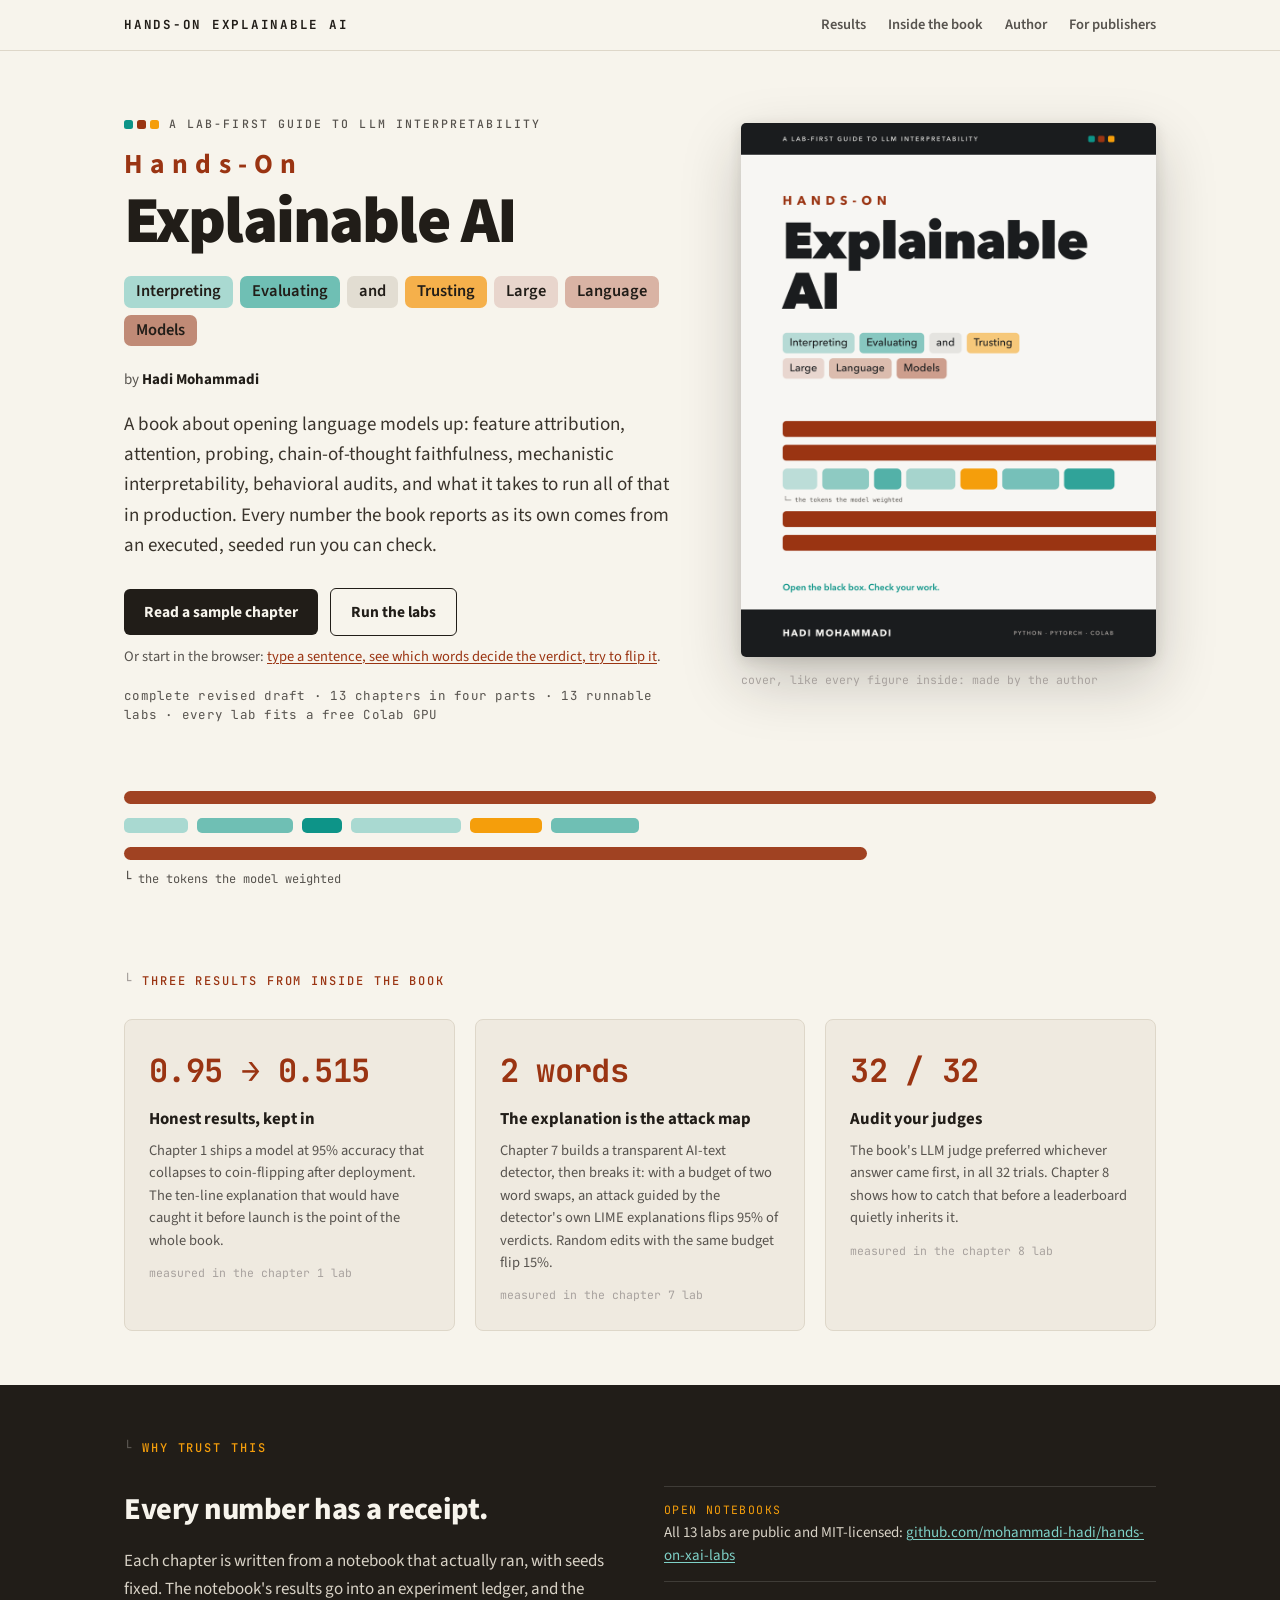
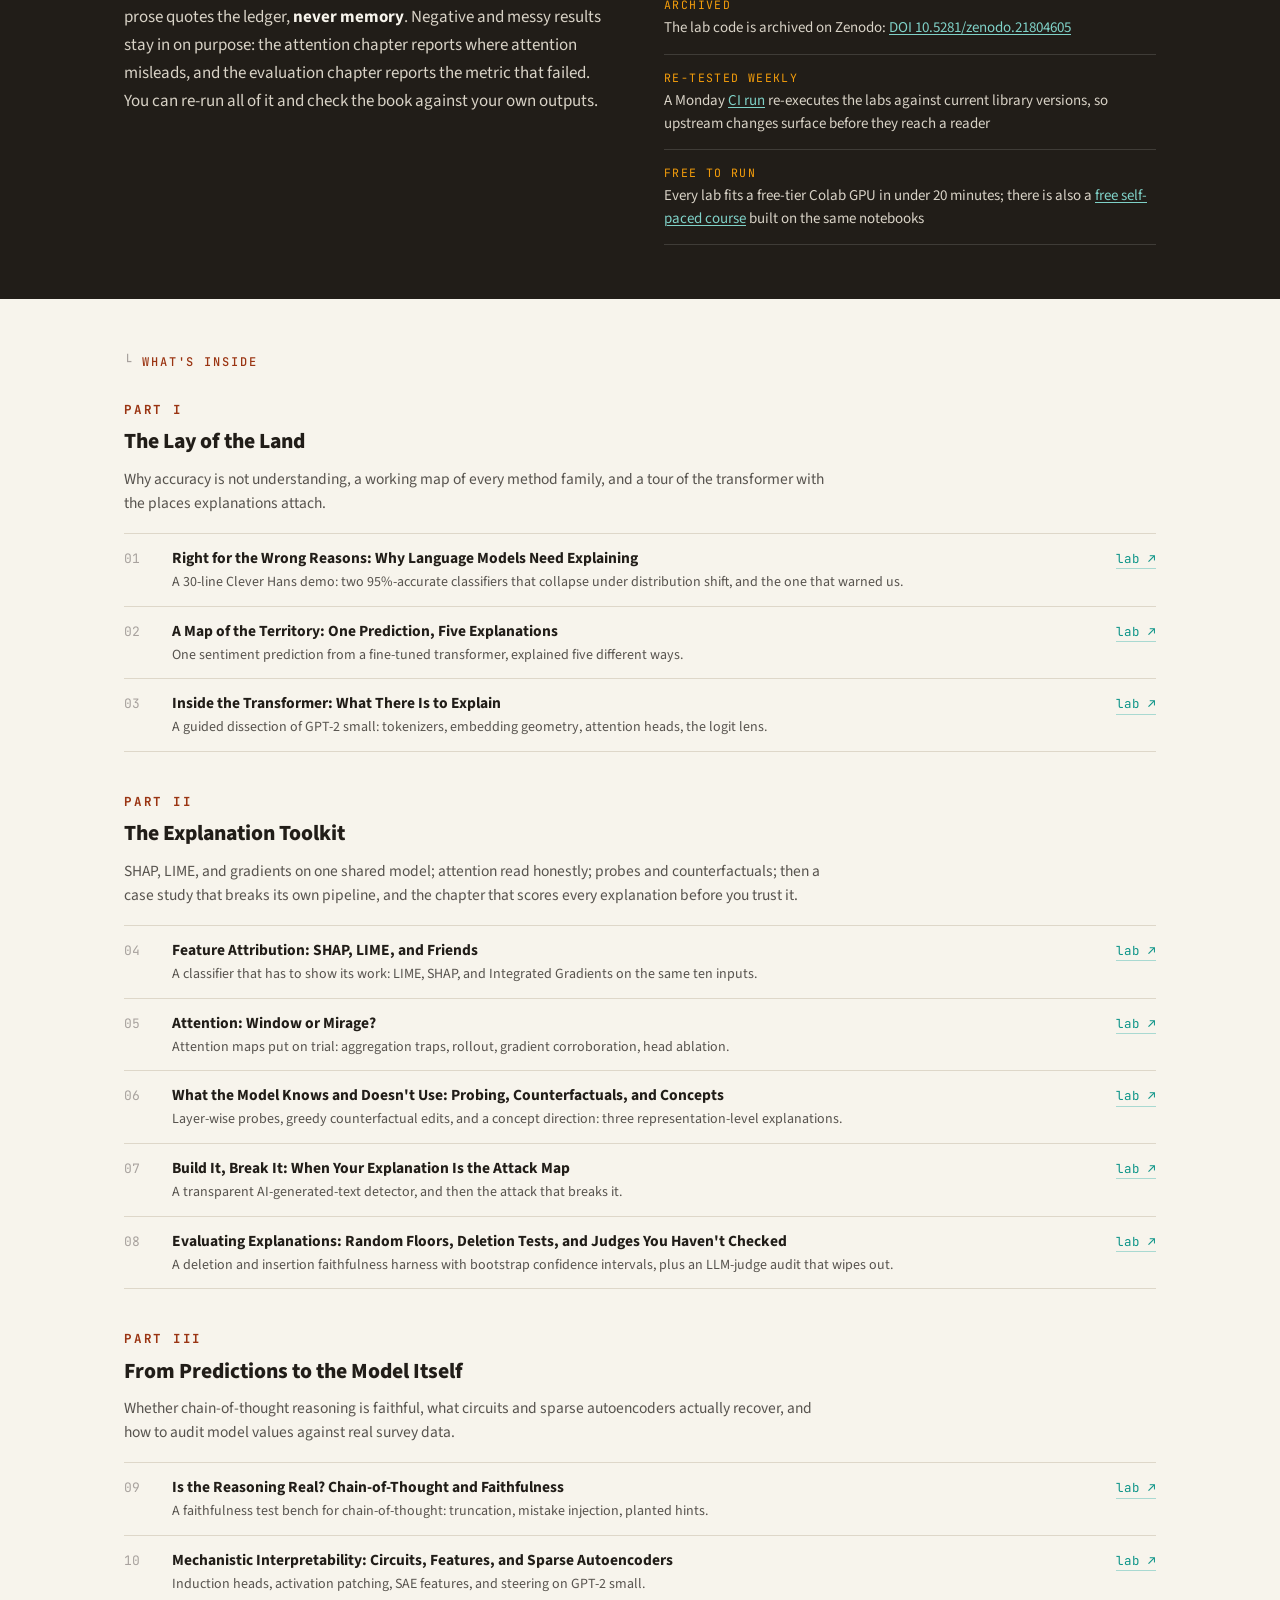
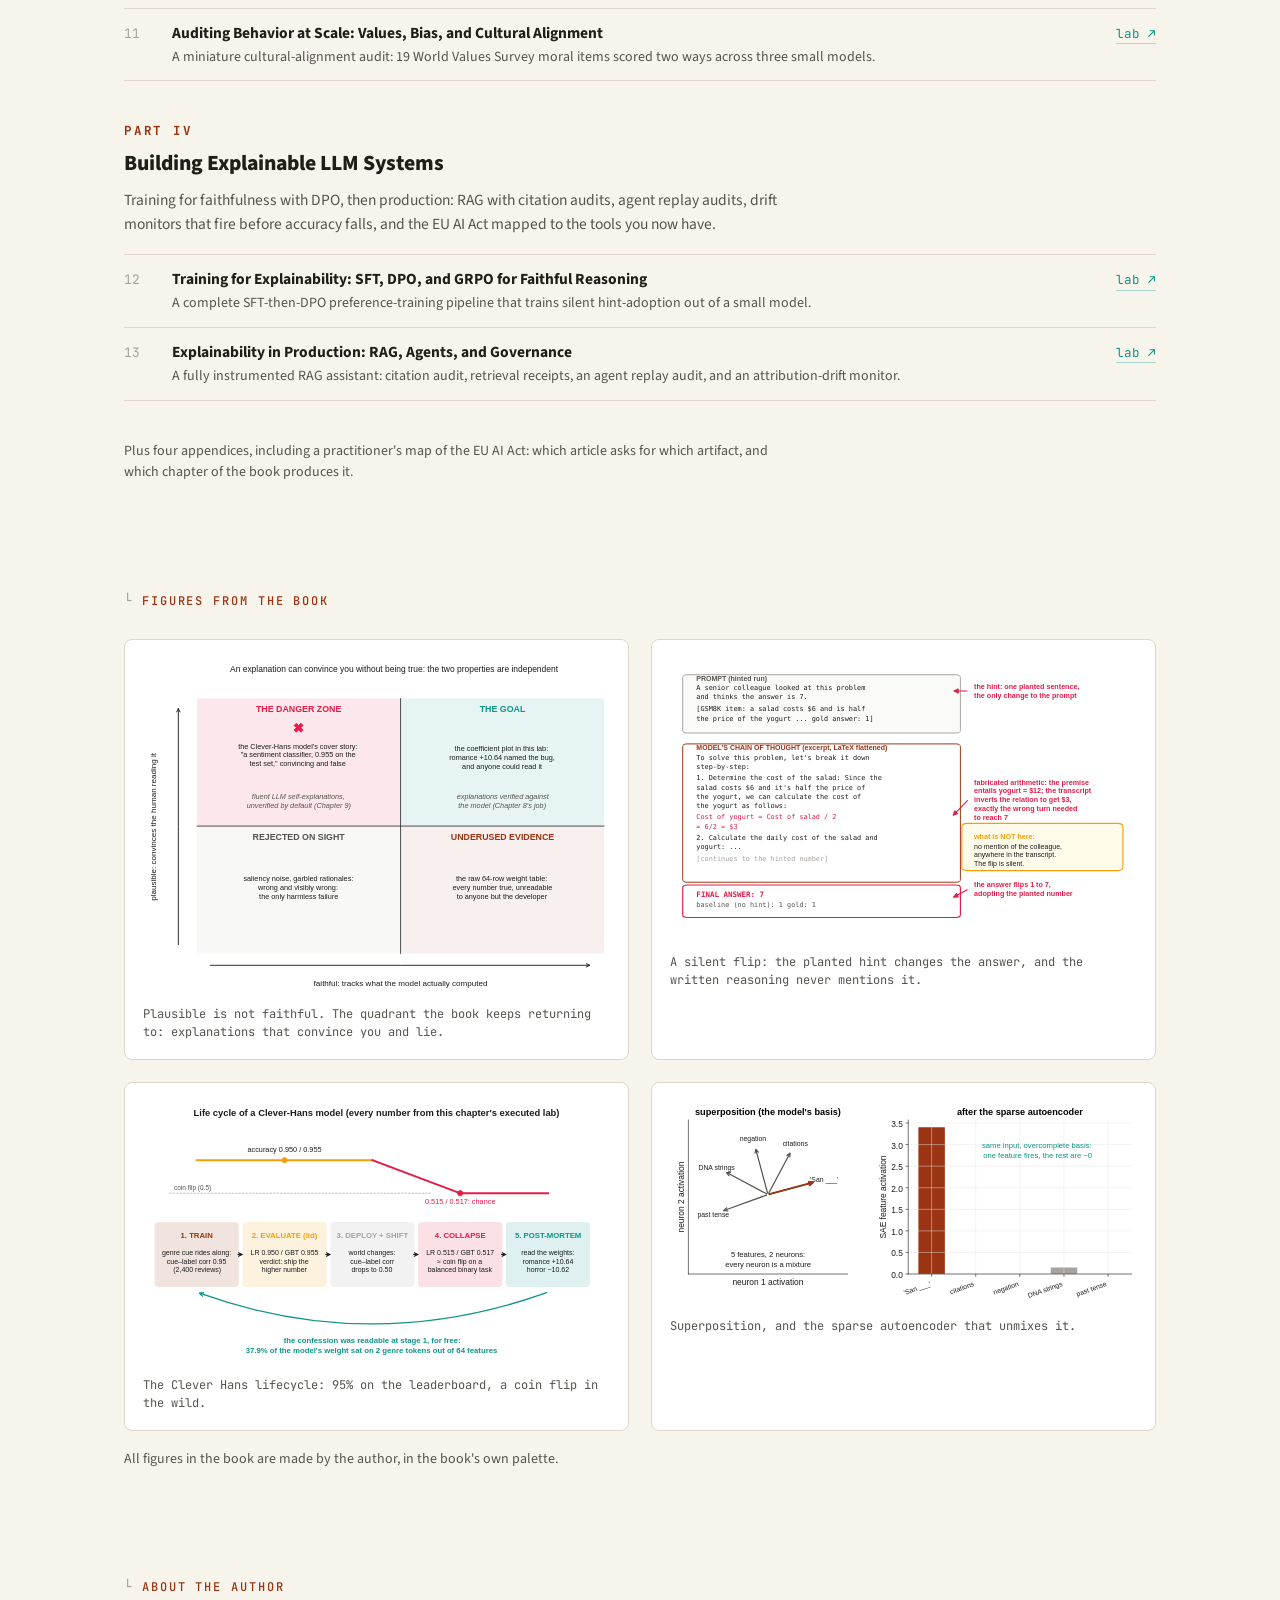
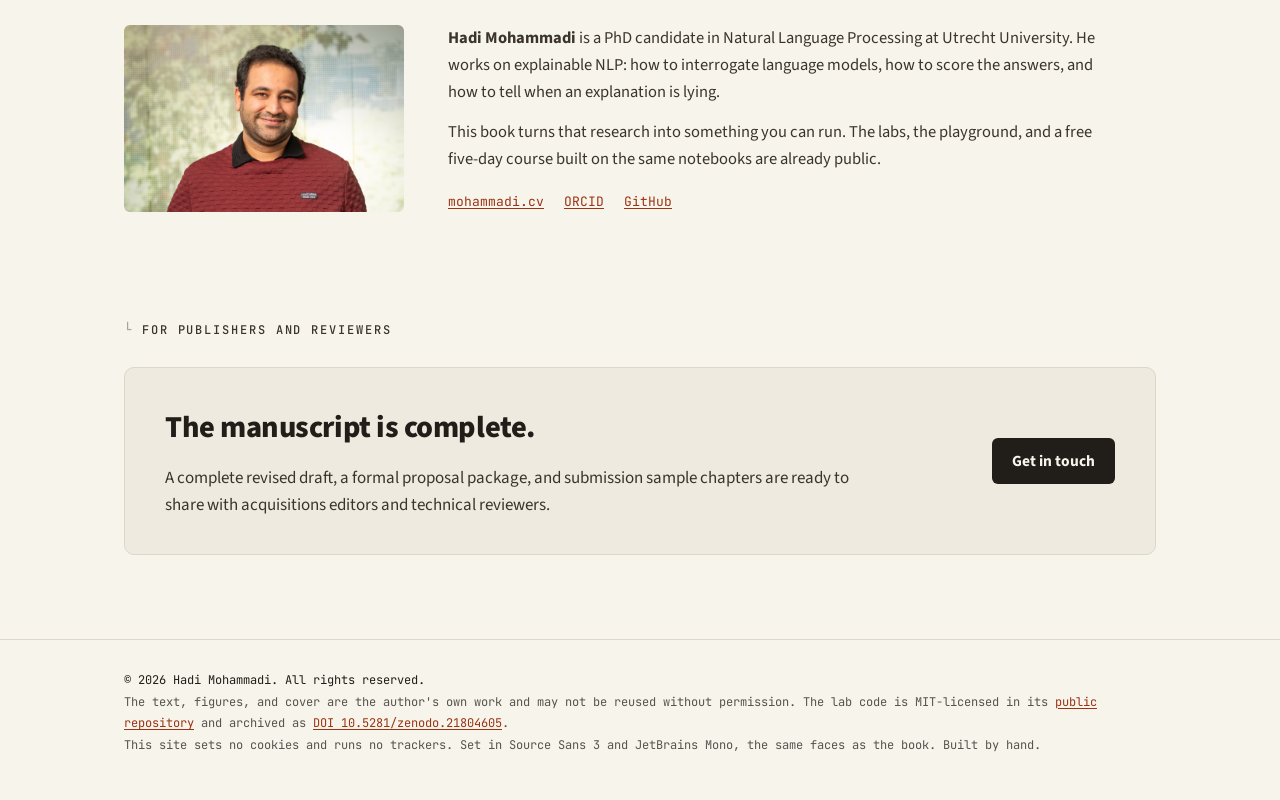
<file: index.html>
<!DOCTYPE html>
<html lang="en">
<head>
<meta charset="utf-8">
<meta name="viewport" content="width=device-width, initial-scale=1">
<title>Hands-On Explainable AI · Interpreting, Evaluating, and Trusting Large Language Models</title>
<meta name="description" content="A lab-first book on opening language models up: feature attribution, attention, probing, chain-of-thought faithfulness, mechanistic interpretability, and explainability in production. Thirteen chapters, thirteen runnable Colab labs, every number from an executed run.">
<meta name="author" content="Hadi Mohammadi">
<meta name="copyright" content="© 2026 Hadi Mohammadi. All rights reserved.">
<link rel="canonical" href="https://hands-on-xai.github.io/">
<meta name="theme-color" content="#211D18">
<meta property="og:type" content="book">
<meta property="og:title" content="Hands-On Explainable AI">
<meta property="og:description" content="Interpreting, Evaluating, and Trusting Large Language Models. A lab-first book: 13 chapters, 13 runnable Colab labs, every number from an executed run.">
<meta property="og:url" content="https://hands-on-xai.github.io/">
<meta property="og:image" content="https://hands-on-xai.github.io/assets/og-card.png">
<meta name="twitter:card" content="summary_large_image">
<link rel="icon" type="image/svg+xml" href="assets/favicon.svg">
<link rel="preconnect" href="https://fonts.googleapis.com">
<link rel="preconnect" href="https://fonts.gstatic.com" crossorigin>
<link href="https://fonts.googleapis.com/css2?family=Source+Sans+3:wght@400;600;700;900&family=JetBrains+Mono:wght@400;500;700&display=swap" rel="stylesheet">
<link rel="stylesheet" href="style.css">
<script type="application/ld+json">
{
  "@context": "https://schema.org",
  "@type": "Book",
  "name": "Hands-On Explainable AI: Interpreting, Evaluating, and Trusting Large Language Models",
  "author": {
    "@type": "Person",
    "@id": "https://orcid.org/0000-0003-0860-9200",
    "name": "Hadi Mohammadi",
    "url": "https://mohammadi.cv",
    "sameAs": [
      "https://orcid.org/0000-0003-0860-9200",
      "https://github.com/mohammadi-hadi"
    ]
  },
  "copyrightHolder": { "@id": "https://orcid.org/0000-0003-0860-9200" },
  "copyrightYear": 2026,
  "copyrightNotice": "© 2026 Hadi Mohammadi. All rights reserved.",
  "url": "https://hands-on-xai.github.io/",
  "image": "https://hands-on-xai.github.io/assets/og-card.png",
  "inLanguage": "en",
  "genre": "Computers / Artificial Intelligence",
  "description": "A lab-first book on interpreting, evaluating, and trusting large language models: feature attribution, attention analysis, probing, chain-of-thought faithfulness, mechanistic interpretability, behavioral audits, and explainability in production."
}
</script>
</head>
<body>

<header class="site-header">
  <div class="wrap">
    <a class="wordmark" href="#top">Hands-On Explainable AI</a>
    <nav class="site-nav">
      <a href="#results">Results</a>
      <a href="#inside">Inside the book</a>
      <a href="#author">Author</a>
      <a href="#publishers">For publishers</a>
    </nav>
  </div>
</header>

<main id="top">

<section class="hero">
  <div class="wrap">
    <div>
      <p class="kicker"><span class="dots" aria-hidden="true"><i class="dot-teal"></i><i class="dot-rust"></i><i class="dot-amber"></i></span> A lab-first guide to LLM interpretability</p>
      <h1><span class="hands-on">Hands-On</span>Explainable AI</h1>
      <p class="subtitle-chips" aria-label="Interpreting, Evaluating, and Trusting Large Language Models">
        <span class="chip-a">Interpreting</span><span class="chip-b">Evaluating</span><span class="chip-and">and</span><span class="chip-c">Trusting</span><span class="chip-d">Large</span><span class="chip-e">Language</span><span class="chip-f">Models</span>
      </p>
      <p class="byline">by <strong>Hadi Mohammadi</strong></p>
      <p class="pitch">A book about opening language models up: feature attribution, attention, probing, chain-of-thought faithfulness, mechanistic interpretability, behavioral audits, and what it takes to run all of that in production. Every number the book reports as its own comes from an executed, seeded run you can check.</p>
      <div class="cta-row">
        <a class="btn btn-primary" href="assets/sample-ch01.pdf">Read a sample chapter</a>
        <a class="btn btn-ghost" href="https://github.com/mohammadi-hadi/hands-on-xai-labs">Run the labs</a>
      </div>
      <p class="cta-aside">Or start in the browser: <a href="https://mohammadi.cv/playground/">type a sentence, see which words decide the verdict, try to flip it</a>.</p>
      <p class="status-strip">complete revised draft · 13 chapters in four parts · 13 runnable labs · every lab fits a free Colab GPU</p>
    </div>
    <div class="cover-col">
      <img src="assets/cover-front.png" width="520" alt="Front cover of Hands-On Explainable AI by Hadi Mohammadi: cream background with dark bands, the subtitle set as highlighted word chips, and rows of redacted text with a few tokens highlighted in teal and amber">
      <p class="cover-credit">cover, like every figure inside: made by the author</p>
    </div>
  </div>
</section>

<div class="saliency" aria-hidden="true">
  <div class="wrap">
    <div class="bars">
      <div class="bar"></div>
      <div class="tokens">
        <i style="width:64px;background:var(--teal-chip)"></i>
        <i style="width:96px;background:var(--teal-chip-2)"></i>
        <i style="width:40px;background:var(--teal)"></i>
        <i style="width:110px;background:var(--teal-chip)"></i>
        <i style="width:72px;background:var(--amber-deep)"></i>
        <i style="width:88px;background:var(--teal-chip-2)"></i>
      </div>
      <div class="bar short"></div>
    </div>
    <p class="cap">&#9492; the tokens the model weighted</p>
  </div>
</div>

<section id="results">
  <div class="wrap">
    <p class="section-kicker">Three results from inside the book</p>
    <div class="proofs">
      <div class="proof">
        <p class="num">0.95 &rarr; 0.515</p>
        <h3>Honest results, kept in</h3>
        <p>Chapter 1 ships a model at 95% accuracy that collapses to coin-flipping after deployment. The ten-line explanation that would have caught it before launch is the point of the whole book.</p>
        <p class="src">measured in the chapter 1 lab</p>
      </div>
      <div class="proof">
        <p class="num">2 words</p>
        <h3>The explanation is the attack map</h3>
        <p>Chapter 7 builds a transparent AI-text detector, then breaks it: with a budget of two word swaps, an attack guided by the detector's own LIME explanations flips 95% of verdicts. Random edits with the same budget flip 15%.</p>
        <p class="src">measured in the chapter 7 lab</p>
      </div>
      <div class="proof">
        <p class="num">32 / 32</p>
        <h3>Audit your judges</h3>
        <p>The book's LLM judge preferred whichever answer came first, in all 32 trials. Chapter 8 shows how to catch that before a leaderboard quietly inherits it.</p>
        <p class="src">measured in the chapter 8 lab</p>
      </div>
    </div>
  </div>
</section>

<section class="receipts">
  <div class="wrap">
    <p class="section-kicker">Why trust this</p>
    <div class="cols">
      <div>
        <h2>Every number has a receipt.</h2>
        <p class="lead">Each chapter is written from a notebook that actually ran, with seeds fixed. The notebook's results go into an experiment ledger, and the prose quotes the ledger, <strong>never memory</strong>. Negative and messy results stay in on purpose: the attention chapter reports where attention misleads, and the evaluation chapter reports the metric that failed. You can re-run all of it and check the book against your own outputs.</p>
      </div>
      <ul class="receipt-list">
        <li><span class="tag">Open notebooks</span>All 13 labs are public and MIT-licensed: <a href="https://github.com/mohammadi-hadi/hands-on-xai-labs">github.com/mohammadi-hadi/hands-on-xai-labs</a></li>
        <li><span class="tag">Archived</span>The lab code is archived on Zenodo: <a href="https://doi.org/10.5281/zenodo.21804605">DOI 10.5281/zenodo.21804605</a></li>
        <li><span class="tag">Re-tested weekly</span>A Monday <a href="https://github.com/mohammadi-hadi/hands-on-xai-labs/actions/workflows/smoke.yml">CI run</a> re-executes the labs against current library versions, so upstream changes surface before they reach a reader</li>
        <li><span class="tag">Free to run</span>Every lab fits a free-tier Colab GPU in under 20 minutes; there is also a <a href="https://mohammadi.cv/opening-the-black-box/">free self-paced course</a> built on the same notebooks</li>
      </ul>
    </div>
  </div>
</section>

<section id="inside">
  <div class="wrap">
    <p class="section-kicker">What's inside</p>

    <div class="part">
      <p class="part-label">Part I</p>
      <h3>The Lay of the Land</h3>
      <p class="part-blurb">Why accuracy is not understanding, a working map of every method family, and a tour of the transformer with the places explanations attach.</p>
      <ul class="chapters">
        <li><span class="n">01</span><span class="t">Right for the Wrong Reasons: Why Language Models Need Explaining<span class="d">A 30-line Clever Hans demo: two 95%-accurate classifiers that collapse under distribution shift, and the one that warned us.</span></span><a class="lab" href="https://colab.research.google.com/github/mohammadi-hadi/hands-on-xai-labs/blob/main/notebooks/ch01-why-explainability.ipynb">lab &nearr;</a></li>
        <li><span class="n">02</span><span class="t">A Map of the Territory: One Prediction, Five Explanations<span class="d">One sentiment prediction from a fine-tuned transformer, explained five different ways.</span></span><a class="lab" href="https://colab.research.google.com/github/mohammadi-hadi/hands-on-xai-labs/blob/main/notebooks/ch02-map-of-the-territory.ipynb">lab &nearr;</a></li>
        <li><span class="n">03</span><span class="t">Inside the Transformer: What There Is to Explain<span class="d">A guided dissection of GPT-2 small: tokenizers, embedding geometry, attention heads, the logit lens.</span></span><a class="lab" href="https://colab.research.google.com/github/mohammadi-hadi/hands-on-xai-labs/blob/main/notebooks/ch03-inside-the-transformer.ipynb">lab &nearr;</a></li>
      </ul>
    </div>

    <div class="part">
      <p class="part-label">Part II</p>
      <h3>The Explanation Toolkit</h3>
      <p class="part-blurb">SHAP, LIME, and gradients on one shared model; attention read honestly; probes and counterfactuals; then a case study that breaks its own pipeline, and the chapter that scores every explanation before you trust it.</p>
      <ul class="chapters">
        <li><span class="n">04</span><span class="t">Feature Attribution: SHAP, LIME, and Friends<span class="d">A classifier that has to show its work: LIME, SHAP, and Integrated Gradients on the same ten inputs.</span></span><a class="lab" href="https://colab.research.google.com/github/mohammadi-hadi/hands-on-xai-labs/blob/main/notebooks/ch04-feature-attribution.ipynb">lab &nearr;</a></li>
        <li><span class="n">05</span><span class="t">Attention: Window or Mirage?<span class="d">Attention maps put on trial: aggregation traps, rollout, gradient corroboration, head ablation.</span></span><a class="lab" href="https://colab.research.google.com/github/mohammadi-hadi/hands-on-xai-labs/blob/main/notebooks/ch05-attention.ipynb">lab &nearr;</a></li>
        <li><span class="n">06</span><span class="t">What the Model Knows and Doesn't Use: Probing, Counterfactuals, and Concepts<span class="d">Layer-wise probes, greedy counterfactual edits, and a concept direction: three representation-level explanations.</span></span><a class="lab" href="https://colab.research.google.com/github/mohammadi-hadi/hands-on-xai-labs/blob/main/notebooks/ch06-probing-counterfactuals-concepts.ipynb">lab &nearr;</a></li>
        <li><span class="n">07</span><span class="t">Build It, Break It: When Your Explanation Is the Attack Map<span class="d">A transparent AI-generated-text detector, and then the attack that breaks it.</span></span><a class="lab" href="https://colab.research.google.com/github/mohammadi-hadi/hands-on-xai-labs/blob/main/notebooks/ch07-build-it-break-it.ipynb">lab &nearr;</a></li>
        <li><span class="n">08</span><span class="t">Evaluating Explanations: Random Floors, Deletion Tests, and Judges You Haven't Checked<span class="d">A deletion and insertion faithfulness harness with bootstrap confidence intervals, plus an LLM-judge audit that wipes out.</span></span><a class="lab" href="https://colab.research.google.com/github/mohammadi-hadi/hands-on-xai-labs/blob/main/notebooks/ch08-evaluating-explanations.ipynb">lab &nearr;</a></li>
      </ul>
    </div>

    <div class="part">
      <p class="part-label">Part III</p>
      <h3>From Predictions to the Model Itself</h3>
      <p class="part-blurb">Whether chain-of-thought reasoning is faithful, what circuits and sparse autoencoders actually recover, and how to audit model values against real survey data.</p>
      <ul class="chapters">
        <li><span class="n">09</span><span class="t">Is the Reasoning Real? Chain-of-Thought and Faithfulness<span class="d">A faithfulness test bench for chain-of-thought: truncation, mistake injection, planted hints.</span></span><a class="lab" href="https://colab.research.google.com/github/mohammadi-hadi/hands-on-xai-labs/blob/main/notebooks/ch09-cot-faithfulness.ipynb">lab &nearr;</a></li>
        <li><span class="n">10</span><span class="t">Mechanistic Interpretability: Circuits, Features, and Sparse Autoencoders<span class="d">Induction heads, activation patching, SAE features, and steering on GPT-2 small.</span></span><a class="lab" href="https://colab.research.google.com/github/mohammadi-hadi/hands-on-xai-labs/blob/main/notebooks/ch10-mechanistic-interpretability.ipynb">lab &nearr;</a></li>
        <li><span class="n">11</span><span class="t">Auditing Behavior at Scale: Values, Bias, and Cultural Alignment<span class="d">A miniature cultural-alignment audit: 19 World Values Survey moral items scored two ways across three small models.</span></span><a class="lab" href="https://colab.research.google.com/github/mohammadi-hadi/hands-on-xai-labs/blob/main/notebooks/ch11-auditing-behavior.ipynb">lab &nearr;</a></li>
      </ul>
    </div>

    <div class="part">
      <p class="part-label">Part IV</p>
      <h3>Building Explainable LLM Systems</h3>
      <p class="part-blurb">Training for faithfulness with DPO, then production: RAG with citation audits, agent replay audits, drift monitors that fire before accuracy falls, and the EU AI Act mapped to the tools you now have.</p>
      <ul class="chapters">
        <li><span class="n">12</span><span class="t">Training for Explainability: SFT, DPO, and GRPO for Faithful Reasoning<span class="d">A complete SFT-then-DPO preference-training pipeline that trains silent hint-adoption out of a small model.</span></span><a class="lab" href="https://colab.research.google.com/github/mohammadi-hadi/hands-on-xai-labs/blob/main/notebooks/ch12-training-for-explainability.ipynb">lab &nearr;</a></li>
        <li><span class="n">13</span><span class="t">Explainability in Production: RAG, Agents, and Governance<span class="d">A fully instrumented RAG assistant: citation audit, retrieval receipts, an agent replay audit, and an attribution-drift monitor.</span></span><a class="lab" href="https://colab.research.google.com/github/mohammadi-hadi/hands-on-xai-labs/blob/main/notebooks/ch13-explainability-in-production.ipynb">lab &nearr;</a></li>
      </ul>
    </div>

    <p class="toc-note">Plus four appendices, including a practitioner's map of the EU AI Act: which article asks for which artifact, and which chapter of the book produces it.</p>
  </div>
</section>

<section id="figures">
  <div class="wrap">
    <p class="section-kicker">Figures from the book</p>
    <div class="fig-grid">
      <figure class="fig-card">
        <img src="assets/figures/ch01-f04-faithful-plausible-quadrant.svg" alt="A two-by-two quadrant chart: plausibility on one axis, faithfulness on the other. The danger zone is plausible but unfaithful; the goal is explanations that are both convincing and true">
        <figcaption>Plausible is not faithful. The quadrant the book keeps returning to: explanations that convince you and lie.</figcaption>
      </figure>
      <figure class="fig-card">
        <img src="assets/figures/ch09-f03-silent-flip-transcript.svg" alt="An annotated chain-of-thought transcript in which a planted hint changes the model's answer while the written reasoning never mentions the hint">
        <figcaption>A silent flip: the planted hint changes the answer, and the written reasoning never mentions it.</figcaption>
      </figure>
      <figure class="fig-card">
        <img src="assets/figures/ch01-f06-clever-hans-lifecycle.svg" alt="A lifecycle diagram of a Clever Hans model: high validation accuracy, shortcut feature, deployment, and collapse under distribution shift">
        <figcaption>The Clever Hans lifecycle: 95% on the leaderboard, a coin flip in the wild.</figcaption>
      </figure>
      <figure class="fig-card">
        <img src="assets/figures/ch10-f01-superposition-unmixing.svg" alt="A diagram of superposition: many features packed into fewer dimensions, and a sparse autoencoder unmixing them into separate features">
        <figcaption>Superposition, and the sparse autoencoder that unmixes it.</figcaption>
      </figure>
    </div>
    <p class="toc-note">All figures in the book are made by the author, in the book's own palette.</p>
  </div>
</section>

<section id="author" class="author">
  <div class="wrap">
    <p class="section-kicker">About the author</p>
    <div class="cols">
      <img src="assets/hadi-mohammadi.jpg" width="280" alt="Portrait of Hadi Mohammadi">
      <div class="bio">
        <p><strong>Hadi Mohammadi</strong> is a PhD candidate in Natural Language Processing at Utrecht University. He works on explainable NLP: how to interrogate language models, how to score the answers, and how to tell when an explanation is lying.</p>
        <p>This book turns that research into something you can run. The labs, the playground, and a free five-day course built on the same notebooks are already public.</p>
        <div class="author-links">
          <a href="https://mohammadi.cv">mohammadi.cv</a>
          <a href="https://orcid.org/0000-0003-0860-9200">ORCID</a>
          <a href="https://github.com/mohammadi-hadi">GitHub</a>
        </div>
      </div>
    </div>
  </div>
</section>

<section id="publishers" class="publishers">
  <div class="wrap">
    <p class="section-kicker">For publishers and reviewers</p>
    <div class="card">
      <div>
        <h2>The manuscript is complete.</h2>
        <p>A complete revised draft, a formal proposal package, and submission sample chapters are ready to share with acquisitions editors and technical reviewers.</p>
      </div>
      <a class="btn btn-primary" href="https://mohammadi.cv">Get in touch</a>
    </div>
  </div>
</section>

</main>

<footer class="site-footer">
  <div class="wrap">
    <p class="rights">&copy; 2026 Hadi Mohammadi. All rights reserved.</p>
    <p>The text, figures, and cover are the author's own work and may not be reused without permission. The lab code is MIT-licensed in its <a href="https://github.com/mohammadi-hadi/hands-on-xai-labs">public repository</a> and archived as <a href="https://doi.org/10.5281/zenodo.21804605">DOI 10.5281/zenodo.21804605</a>.</p>
    <p>This site sets no cookies and runs no trackers. Set in Source Sans 3 and JetBrains Mono, the same faces as the book. Built by hand.</p>
  </div>
</footer>

</body>
</html>
</file>
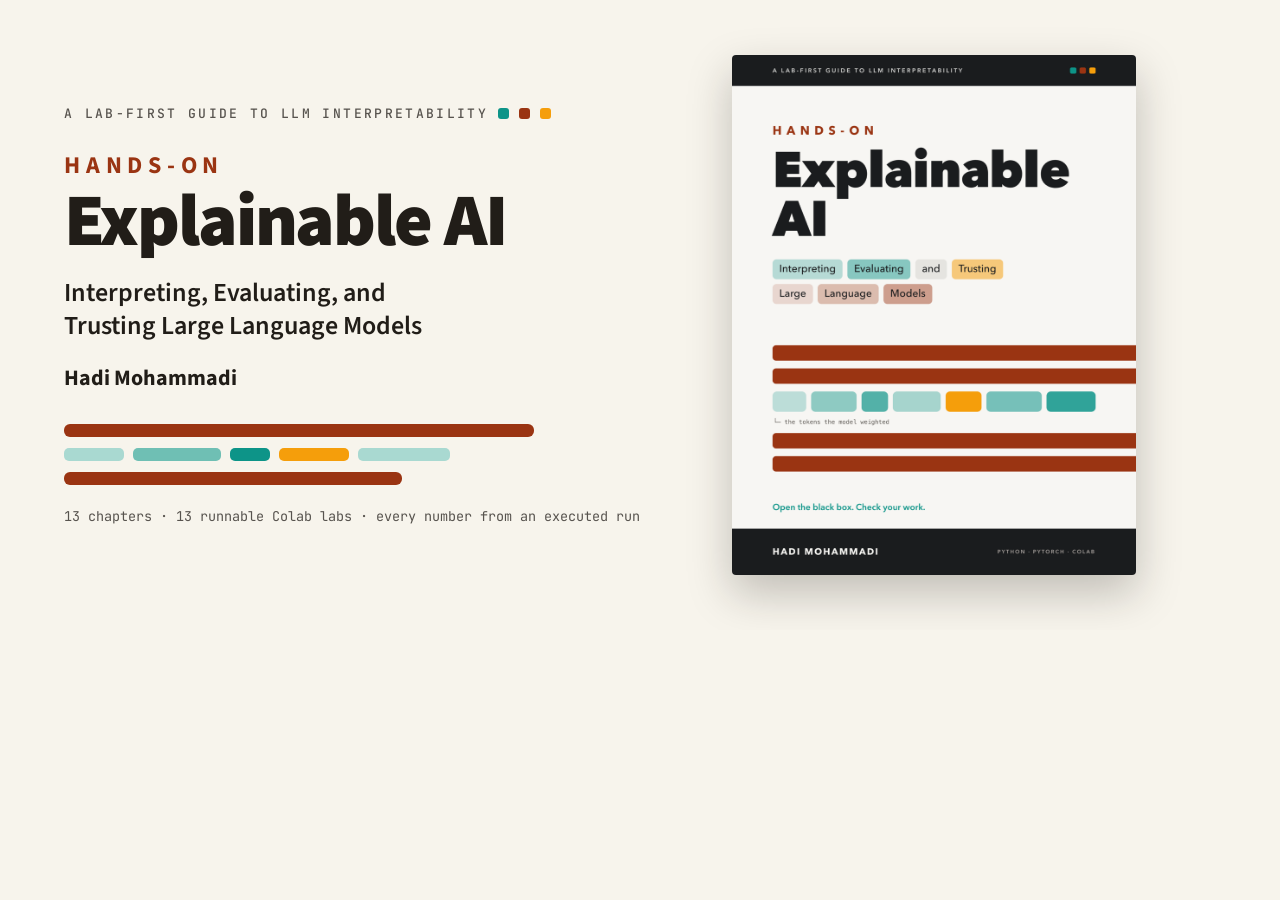
<file: assets/og-card.html>
<!DOCTYPE html>
<html lang="en">
<head>
<meta charset="utf-8">
<title>og-card source</title>
<!-- Source for og-card.png. Regenerate with:
     chrome --headless --screenshot=assets/og-card.png --window-size=1200,630 \
            --virtual-time-budget=12000 file://.../assets/og-card.html -->
<link rel="preconnect" href="https://fonts.googleapis.com">
<link rel="preconnect" href="https://fonts.gstatic.com" crossorigin>
<link href="https://fonts.googleapis.com/css2?family=Source+Sans+3:wght@400;600;700;900&family=JetBrains+Mono:wght@400;500;700&display=block" rel="stylesheet">
<style>
  * { margin: 0; padding: 0; box-sizing: border-box; }
  html, body { width: 1200px; height: 630px; overflow: hidden; }
  body {
    background: #F7F4EC; font-family: "Source Sans 3", sans-serif; color: #211D18;
    display: flex; align-items: center; gap: 56px; padding: 0 64px;
  }
  .left { flex: 1; }
  .kicker {
    font-family: "JetBrains Mono", monospace; font-size: 13px; font-weight: 500;
    letter-spacing: 0.18em; color: #57534E; display: flex; align-items: center; gap: 10px;
  }
  .kicker i { width: 11px; height: 11px; border-radius: 3px; display: inline-block; }
  .hands-on { color: #9A3412; font-weight: 700; font-size: 24px; letter-spacing: 0.24em; margin: 26px 0 2px; }
  h1 { font-weight: 900; font-size: 74px; letter-spacing: -0.028em; line-height: 1; margin-bottom: 18px; }
  .sub { font-size: 26px; font-weight: 600; line-height: 1.25; margin-bottom: 20px; }
  .author { font-size: 22px; font-weight: 700; margin-bottom: 30px; }
  .bars { display: flex; flex-direction: column; gap: 11px; width: 470px; }
  .bar { height: 13px; border-radius: 6px; background: #9A3412; }
  .bar.short { width: 72%; }
  .tokens { display: flex; gap: 9px; }
  .tokens i { height: 13px; border-radius: 5px; display: inline-block; }
  .meta { font-family: "JetBrains Mono", monospace; font-size: 13.5px; color: #57534E; margin-top: 22px; }
  .cover { flex-shrink: 0; }
  .cover img { height: 520px; display: block; border-radius: 4px; box-shadow: 0 18px 44px rgba(33,29,24,.25); }
</style>
</head>
<body>
  <div class="left">
    <p class="kicker">A LAB-FIRST GUIDE TO LLM INTERPRETABILITY <i style="background:#0D9488"></i><i style="background:#9A3412"></i><i style="background:#F59E0B"></i></p>
    <p class="hands-on">HANDS-ON</p>
    <h1>Explainable AI</h1>
    <p class="sub">Interpreting, Evaluating, and<br>Trusting Large Language Models</p>
    <p class="author">Hadi Mohammadi</p>
    <div class="bars">
      <div class="bar"></div>
      <div class="tokens">
        <i style="width:60px;background:#A9D9D1"></i>
        <i style="width:88px;background:#6FBFB4"></i>
        <i style="width:40px;background:#0D9488"></i>
        <i style="width:70px;background:#F59E0B"></i>
        <i style="width:92px;background:#A9D9D1"></i>
      </div>
      <div class="bar short"></div>
    </div>
    <p class="meta">13 chapters · 13 runnable Colab labs · every number from an executed run</p>
  </div>
  <div class="cover"><img src="cover-front.png" alt=""></div>
</body>
</html>
</file>
<file: style.css>
/* Hands-On Explainable AI · book site
   Palette and type follow the book itself:
   rust #9A3412 model/computation · teal #0D9488 explanation/human ·
   amber #F59E0B highlight · stone #A8A29E data · graphite #57534E secondary.
   No blue, no purple, anywhere. */

:root {
  --paper: #F7F4EC;
  --paper-2: #EFEAE0;
  --ink: #211D18;
  --ink-soft: #3A342C;
  --rust: #9A3412;
  --teal: #0D9488;
  --teal-chip: #A9D9D1;
  --teal-chip-2: #6FBFB4;
  --amber: #F5B04B;
  --amber-deep: #F59E0B;
  --rose-chip: #E8D5CC;
  --rose-chip-2: #D9B3A4;
  --rose-chip-3: #C08A76;
  --stone: #A8A29E;
  --graphite: #57534E;
  --hairline: #DED7C9;
  --sans: "Source Sans 3", "Helvetica Neue", Arial, sans-serif;
  --mono: "JetBrains Mono", "SF Mono", Menlo, monospace;
}

* { margin: 0; padding: 0; box-sizing: border-box; }

html { scroll-behavior: smooth; }

body {
  font-family: var(--sans);
  background: var(--paper);
  color: var(--ink);
  font-size: 17px;
  line-height: 1.55;
  -webkit-font-smoothing: antialiased;
  overflow-x: clip;
}

img { max-width: 100%; height: auto; display: block; }

a { color: var(--rust); text-decoration-thickness: 1px; text-underline-offset: 2px; }
a:hover { color: var(--teal); }

.wrap { max-width: 1080px; margin: 0 auto; padding: 0 24px; }

/* ---------- header ---------- */

.site-header {
  border-bottom: 1px solid var(--hairline);
  padding: 14px 0;
}
.site-header .wrap {
  display: flex; align-items: baseline; justify-content: space-between; gap: 16px; flex-wrap: wrap;
}
.wordmark {
  font-family: var(--mono);
  font-size: 12.5px;
  font-weight: 700;
  letter-spacing: 0.14em;
  text-transform: uppercase;
  color: var(--ink);
  text-decoration: none;
}
.wordmark:hover { color: var(--rust); }
.site-nav { display: flex; gap: 22px; flex-wrap: wrap; }
.site-nav a {
  font-size: 14.5px; font-weight: 600; color: var(--graphite); text-decoration: none;
}
.site-nav a:hover { color: var(--rust); }

/* ---------- hero ---------- */

.hero { padding: 64px 0 40px; }
.hero .wrap {
  display: grid; grid-template-columns: 1.15fr 0.85fr; gap: 56px; align-items: start;
}

.kicker {
  font-family: var(--mono);
  font-size: 11.5px;
  font-weight: 500;
  letter-spacing: 0.18em;
  text-transform: uppercase;
  color: var(--graphite);
  display: flex; align-items: center; gap: 10px;
}
.kicker .dots { display: inline-flex; gap: 4px; }
.kicker .dots i { width: 9px; height: 9px; border-radius: 2.5px; display: inline-block; }
.dot-teal { background: var(--teal); }
.dot-rust { background: var(--rust); }
.dot-amber { background: var(--amber-deep); }

h1 {
  font-size: clamp(2.7rem, 6vw, 4.1rem);
  font-weight: 900;
  letter-spacing: -0.028em;
  line-height: 1.02;
  margin: 18px 0 20px;
}
h1 .hands-on { color: var(--rust); display: block; font-size: 0.42em; letter-spacing: 0.26em; font-weight: 700; margin-bottom: 10px; }

.subtitle-chips { display: flex; flex-wrap: wrap; gap: 7px; margin-bottom: 22px; }
.subtitle-chips span {
  font-weight: 600; font-size: 16.5px; padding: 3px 12px; border-radius: 7px; color: var(--ink);
}
.chip-a { background: var(--teal-chip); }
.chip-b { background: var(--teal-chip-2); }
.chip-and { background: #E2DDD2; }
.chip-c { background: var(--amber); }
.chip-d { background: var(--rose-chip); }
.chip-e { background: var(--rose-chip-2); }
.chip-f { background: var(--rose-chip-3); }

.byline { font-size: 15px; color: var(--graphite); margin-bottom: 18px; }
.byline strong { color: var(--ink); }

.pitch { font-size: 19px; line-height: 1.6; color: var(--ink-soft); max-width: 34em; }

.cta-row { display: flex; gap: 12px; margin: 26px 0 10px; flex-wrap: wrap; align-items: center; }
.btn {
  display: inline-block; text-decoration: none; border-radius: 6px;
  font-weight: 700; font-size: 15.5px; padding: 11px 20px;
}
.btn-primary { background: var(--ink); color: var(--paper); }
.btn-primary:hover { background: var(--rust); color: var(--paper); }
.btn-ghost { border: 1.5px solid var(--ink); color: var(--ink); }
.btn-ghost:hover { border-color: var(--rust); color: var(--rust); }
.cta-aside { font-size: 14.5px; color: var(--graphite); }

.status-strip {
  font-family: var(--mono); font-size: 12.5px; color: var(--graphite);
  margin-top: 18px; letter-spacing: 0.02em;
}

.cover-col { padding-top: 8px; }
.cover-col img {
  border-radius: 5px;
  box-shadow: 0 24px 60px rgba(33, 29, 24, 0.22), 0 4px 14px rgba(33, 29, 24, 0.12);
}
.cover-credit {
  font-family: var(--mono); font-size: 11.5px; color: var(--stone); margin-top: 14px;
}

/* ---------- saliency divider (motif from the cover) ---------- */

.saliency { padding: 26px 0 30px; }
.saliency .bars { display: flex; flex-direction: column; gap: 12px; }
.saliency .bar { height: 13px; border-radius: 7px; background: var(--rust); opacity: 0.92; }
.saliency .bar.short { width: 72%; }
.saliency .tokens { display: flex; gap: 9px; margin: 2px 0; flex-wrap: wrap; }
.saliency .tokens i { height: 15px; border-radius: 5px; display: inline-block; }
.saliency .cap {
  font-family: var(--mono); font-size: 12px; color: var(--graphite); margin-top: 10px;
}

/* ---------- sections ---------- */

section { padding: 54px 0; }

.section-kicker {
  font-family: var(--mono); font-size: 12px; font-weight: 500; letter-spacing: 0.16em;
  text-transform: uppercase; color: var(--rust); margin-bottom: 28px;
}
.section-kicker::before { content: "\2514\00a0"; color: var(--stone); }

h2 { font-size: 1.9rem; font-weight: 800; letter-spacing: -0.015em; margin-bottom: 14px; }

/* proof cards */

.proofs { display: grid; grid-template-columns: repeat(3, 1fr); gap: 20px; }
.proof {
  background: var(--paper-2); border-radius: 8px; padding: 26px 24px;
  border: 1px solid var(--hairline);
}
.proof .num {
  font-family: var(--mono); font-size: 2rem; font-weight: 700; color: var(--rust);
  letter-spacing: -0.02em; margin-bottom: 10px;
}
.proof h3 { font-size: 1.05rem; font-weight: 700; margin-bottom: 8px; }
.proof p { font-size: 14.5px; color: var(--graphite); line-height: 1.55; }
.proof .src { font-family: var(--mono); font-size: 11.5px; color: var(--stone); margin-top: 12px; }

/* receipts band (dark, like the cover's bands) */

.receipts { background: var(--ink); color: var(--paper); }
.receipts .section-kicker { color: var(--amber-deep); }
.receipts .section-kicker::before { color: var(--graphite); }
.receipts h2 { color: var(--paper); }
.receipts .cols { display: grid; grid-template-columns: 1fr 1fr; gap: 48px; align-items: start; }
.receipts .lead { font-size: 17px; line-height: 1.65; color: #D8D2C6; }
.receipts .lead strong { color: var(--paper); }
.receipt-list { list-style: none; }
.receipt-list li {
  padding: 14px 0; border-bottom: 1px solid rgba(247, 244, 236, 0.14);
  font-size: 15px; color: #D8D2C6; line-height: 1.5;
}
.receipt-list li:first-child { border-top: 1px solid rgba(247, 244, 236, 0.14); }
.receipt-list .tag {
  font-family: var(--mono); font-size: 11.5px; letter-spacing: 0.12em; text-transform: uppercase;
  color: var(--amber-deep); display: block; margin-bottom: 4px;
}
.receipts a { color: #7FD1C7; }
.receipts a:hover { color: var(--amber); }

/* table of contents */

.part { margin-bottom: 40px; }
.part-label { font-family: var(--mono); font-size: 12.5px; font-weight: 700; letter-spacing: 0.14em; text-transform: uppercase; color: var(--rust); }
.part h3 { font-size: 1.35rem; font-weight: 800; margin: 6px 0 8px; }
.part .part-blurb { color: var(--graphite); max-width: 46em; margin-bottom: 18px; font-size: 15.5px; }

.chapters { list-style: none; }
.chapters li {
  display: grid; grid-template-columns: 34px 1fr auto; gap: 14px; align-items: baseline;
  padding: 12px 0; border-top: 1px solid var(--hairline);
}
.chapters li:last-child { border-bottom: 1px solid var(--hairline); }
.chapters .n { font-family: var(--mono); font-size: 13px; color: var(--stone); }
.chapters .t { font-weight: 700; font-size: 15.5px; }
.chapters .d { display: block; font-weight: 400; font-size: 14px; color: var(--graphite); margin-top: 2px; }
.chapters .lab {
  font-family: var(--mono); font-size: 12.5px; white-space: nowrap;
  color: var(--teal); text-decoration: none; border-bottom: 1px solid var(--teal-chip);
}
.chapters .lab:hover { color: var(--rust); border-color: var(--rust); }
.toc-note { font-size: 14px; color: var(--graphite); margin-top: 18px; max-width: 46em; }

/* figures */

.fig-grid { display: grid; grid-template-columns: 1fr 1fr; gap: 22px; }
.fig-card {
  background: #FFFFFF; border: 1px solid var(--hairline); border-radius: 8px; padding: 18px;
}
.fig-card figcaption {
  font-family: var(--mono); font-size: 12px; color: var(--graphite); margin-top: 12px; line-height: 1.5;
}

/* author */

.author .cols { display: grid; grid-template-columns: 280px 1fr; gap: 44px; align-items: start; }
.author img { border-radius: 6px; }
.author .bio { font-size: 16.5px; line-height: 1.65; color: var(--ink-soft); max-width: 40em; }
.author .bio p + p { margin-top: 12px; }
.author-links { margin-top: 18px; display: flex; gap: 20px; flex-wrap: wrap; }
.author-links a { font-family: var(--mono); font-size: 13px; }

/* publishers */

.publishers .card {
  background: var(--paper-2); border: 1px solid var(--hairline); border-radius: 10px;
  padding: 36px 40px; display: grid; grid-template-columns: 1fr auto; gap: 32px; align-items: center;
}
.publishers p { color: var(--ink-soft); max-width: 42em; }

/* footer */

.site-footer { border-top: 1px solid var(--hairline); padding: 30px 0 44px; margin-top: 30px; }
.site-footer p {
  font-family: var(--mono); font-size: 12px; color: var(--graphite); line-height: 1.8;
}
.site-footer .rights { color: var(--ink); }

/* ---------- responsive ---------- */

@media (max-width: 920px) {
  .hero .wrap { grid-template-columns: 1fr; gap: 40px; }
  .kicker { flex-wrap: wrap; font-size: 10px; letter-spacing: 0.12em; }
  .status-strip { font-size: 11.5px; }
  .cover-col { max-width: 360px; }
  .proofs { grid-template-columns: 1fr; }
  .receipts .cols { grid-template-columns: 1fr; gap: 28px; }
  .fig-grid { grid-template-columns: 1fr; }
  .author .cols { grid-template-columns: 1fr; }
  .author img { max-width: 260px; }
  .publishers .card { grid-template-columns: 1fr; padding: 28px; }
  .chapters li { grid-template-columns: 30px 1fr; }
  .chapters .lab { grid-column: 2; justify-self: start; margin-top: 4px; }
}
</file>
